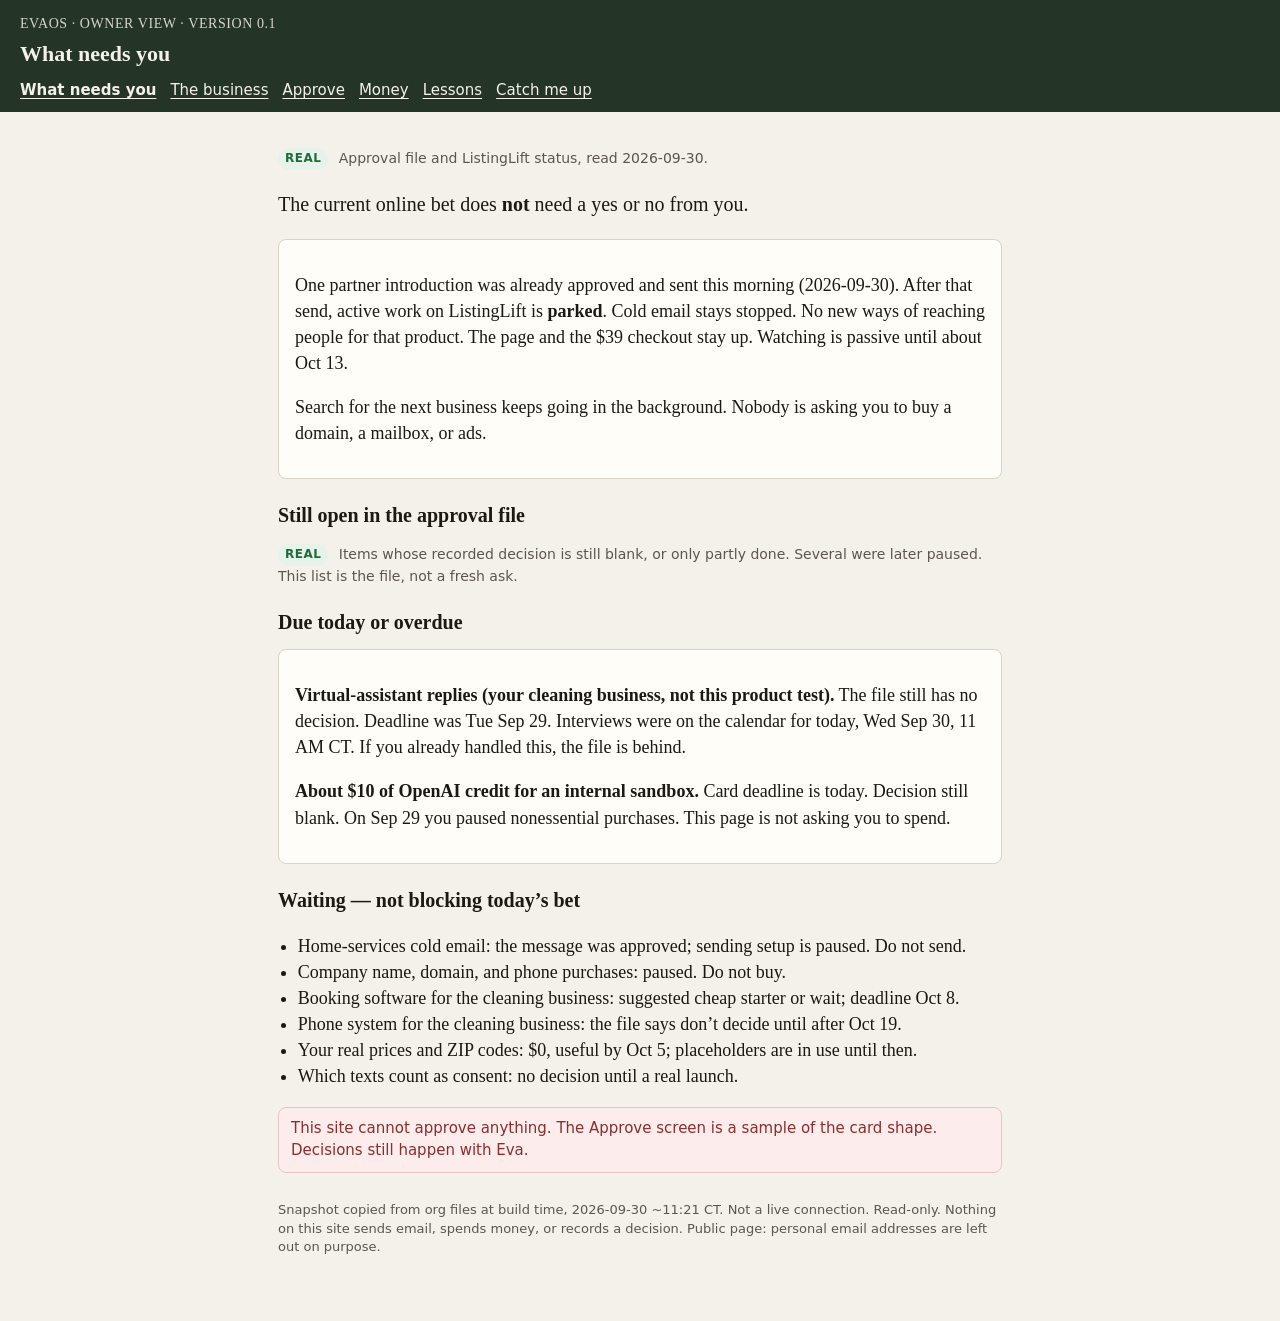
<file: index.html>
<!DOCTYPE html>
<html lang="en">
<head>
<meta charset="utf-8">
<meta name="viewport" content="width=device-width, initial-scale=1">
<title>What needs you · EvaOS 0.1</title>
<link rel="stylesheet" href="style.css">
</head>
<body>

<header class="top">
  <div class="brand">EvaOS · owner view · version 0.1</div>
  <h1>What needs you</h1>
  <nav>
    <a href="index.html" aria-current="page">What needs you</a>
    <a href="org.html">The business</a>
    <a href="approve.html">Approve</a>
    <a href="money.html">Money</a>
    <a href="learning.html">Lessons</a>
    <a href="catchup.html">Catch me up</a>
  </nav>
</header>

<main>

<p class="muted"><span class="badge real">REAL</span> Approval file and ListingLift status, read 2026-09-30.</p>
<p class="lede">The current online bet does <strong>not</strong> need a yes or no from you.</p>
<div class="card">
  <p>One partner introduction was already approved and sent this morning (2026-09-30). After that send, active work on ListingLift is <strong>parked</strong>. Cold email stays stopped. No new ways of reaching people for that product. The page and the $39 checkout stay up. Watching is passive until about Oct 13.</p>
  <p>Search for the next business keeps going in the background. Nobody is asking you to buy a domain, a mailbox, or ads.</p>
</div>

<h3>Still open in the approval file</h3>
<p class="muted"><span class="badge real">REAL</span> Items whose recorded decision is still blank, or only partly done. Several were later paused. This list is the file, not a fresh ask.</p>

<h3>Due today or overdue</h3>
<div class="card">
  <p><strong>Virtual-assistant replies (your cleaning business, not this product test).</strong> The file still has no decision. Deadline was Tue Sep 29. Interviews were on the calendar for today, Wed Sep 30, 11 AM CT. If you already handled this, the file is behind.</p>
  <p><strong>About $10 of OpenAI credit for an internal sandbox.</strong> Card deadline is today. Decision still blank. On Sep 29 you paused nonessential purchases. This page is not asking you to spend.</p>
</div>

<h3>Waiting — not blocking today’s bet</h3>
<ul class="plain">
  <li>Home-services cold email: the message was approved; sending setup is paused. Do not send.</li>
  <li>Company name, domain, and phone purchases: paused. Do not buy.</li>
  <li>Booking software for the cleaning business: suggested cheap starter or wait; deadline Oct 8.</li>
  <li>Phone system for the cleaning business: the file says don’t decide until after Oct 19.</li>
  <li>Your real prices and ZIP codes: $0, useful by Oct 5; placeholders are in use until then.</li>
  <li>Which texts count as consent: no decision until a real launch.</li>
</ul>
<div class="warn">This site cannot approve anything. The Approve screen is a sample of the card shape. Decisions still happen with Eva.</div>

<footer class="note">
Snapshot copied from org files at build time, 2026-09-30 ~11:21 CT. Not a live connection.
Read-only. Nothing on this site sends email, spends money, or records a decision.
Public page: personal email addresses are left out on purpose.
</footer>
</main>
</body>
</html>
</file>
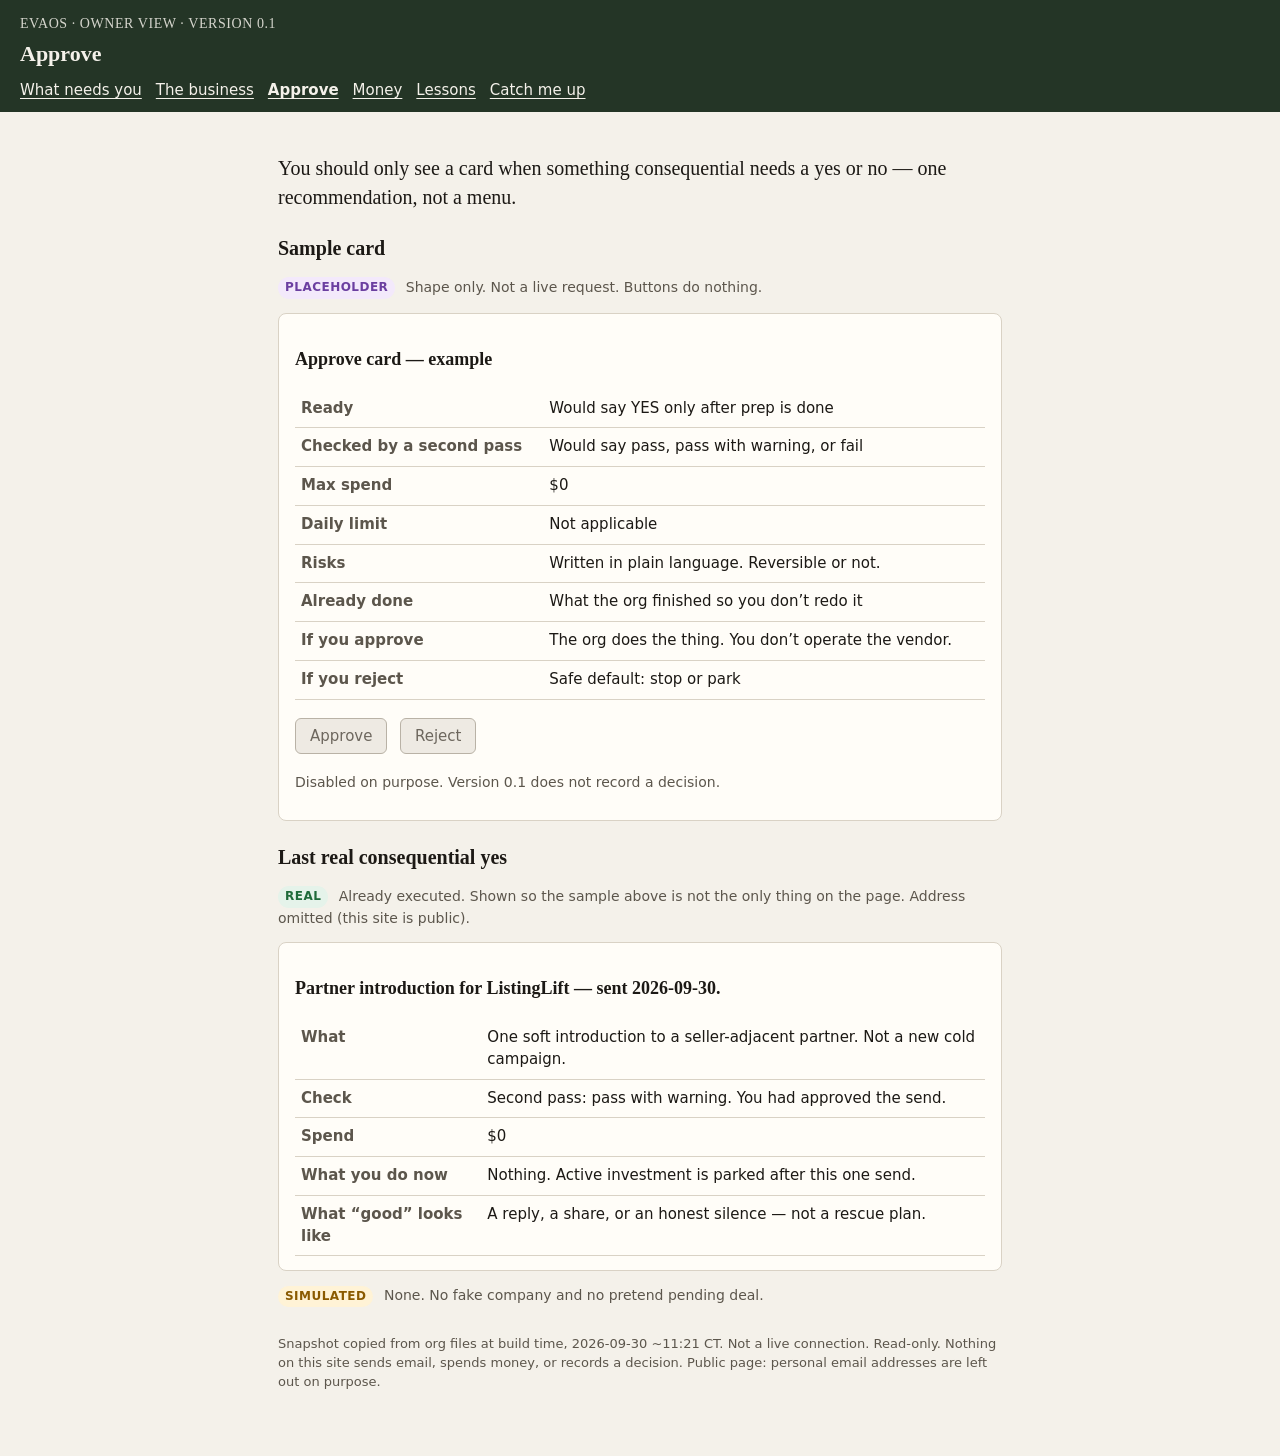
<file: approve.html>
<!DOCTYPE html>
<html lang="en">
<head>
<meta charset="utf-8">
<meta name="viewport" content="width=device-width, initial-scale=1">
<title>Approve · EvaOS 0.1</title>
<link rel="stylesheet" href="style.css">
</head>
<body>

<header class="top">
  <div class="brand">EvaOS · owner view · version 0.1</div>
  <h1>Approve</h1>
  <nav>
    <a href="index.html">What needs you</a>
    <a href="org.html">The business</a>
    <a href="approve.html" aria-current="page">Approve</a>
    <a href="money.html">Money</a>
    <a href="learning.html">Lessons</a>
    <a href="catchup.html">Catch me up</a>
  </nav>
</header>

<main>

<p class="lede">You should only see a card when something consequential needs a yes or no — one recommendation, not a menu.</p>

<h3>Sample card</h3>
<p class="muted"><span class="badge ph">PLACEHOLDER</span> Shape only. Not a live request. Buttons do nothing.</p>
<div class="card">
  <p><strong>Approve card — example</strong></p>
  <table>
    <tr><th>Ready</th><td>Would say YES only after prep is done</td></tr>
    <tr><th>Checked by a second pass</th><td>Would say pass, pass with warning, or fail</td></tr>
    <tr><th>Max spend</th><td>$0</td></tr>
    <tr><th>Daily limit</th><td>Not applicable</td></tr>
    <tr><th>Risks</th><td>Written in plain language. Reversible or not.</td></tr>
    <tr><th>Already done</th><td>What the org finished so you don’t redo it</td></tr>
    <tr><th>If you approve</th><td>The org does the thing. You don’t operate the vendor.</td></tr>
    <tr><th>If you reject</th><td>Safe default: stop or park</td></tr>
  </table>
  <p>
    <button type="button" disabled>Approve</button>
    <button type="button" disabled>Reject</button>
  </p>
  <p class="muted">Disabled on purpose. Version 0.1 does not record a decision.</p>
</div>

<h3>Last real consequential yes</h3>
<p class="muted"><span class="badge real">REAL</span> Already executed. Shown so the sample above is not the only thing on the page. Address omitted (this site is public).</p>
<div class="card">
  <p><strong>Partner introduction for ListingLift — sent 2026-09-30.</strong></p>
  <table>
    <tr><th>What</th><td>One soft introduction to a seller-adjacent partner. Not a new cold campaign.</td></tr>
    <tr><th>Check</th><td>Second pass: pass with warning. You had approved the send.</td></tr>
    <tr><th>Spend</th><td>$0</td></tr>
    <tr><th>What you do now</th><td>Nothing. Active investment is parked after this one send.</td></tr>
    <tr><th>What “good” looks like</th><td>A reply, a share, or an honest silence — not a rescue plan.</td></tr>
  </table>
</div>
<p class="muted"><span class="badge sim">SIMULATED</span> None. No fake company and no pretend pending deal.</p>

<footer class="note">
Snapshot copied from org files at build time, 2026-09-30 ~11:21 CT. Not a live connection.
Read-only. Nothing on this site sends email, spends money, or records a decision.
Public page: personal email addresses are left out on purpose.
</footer>
</main>
</body>
</html>
</file>
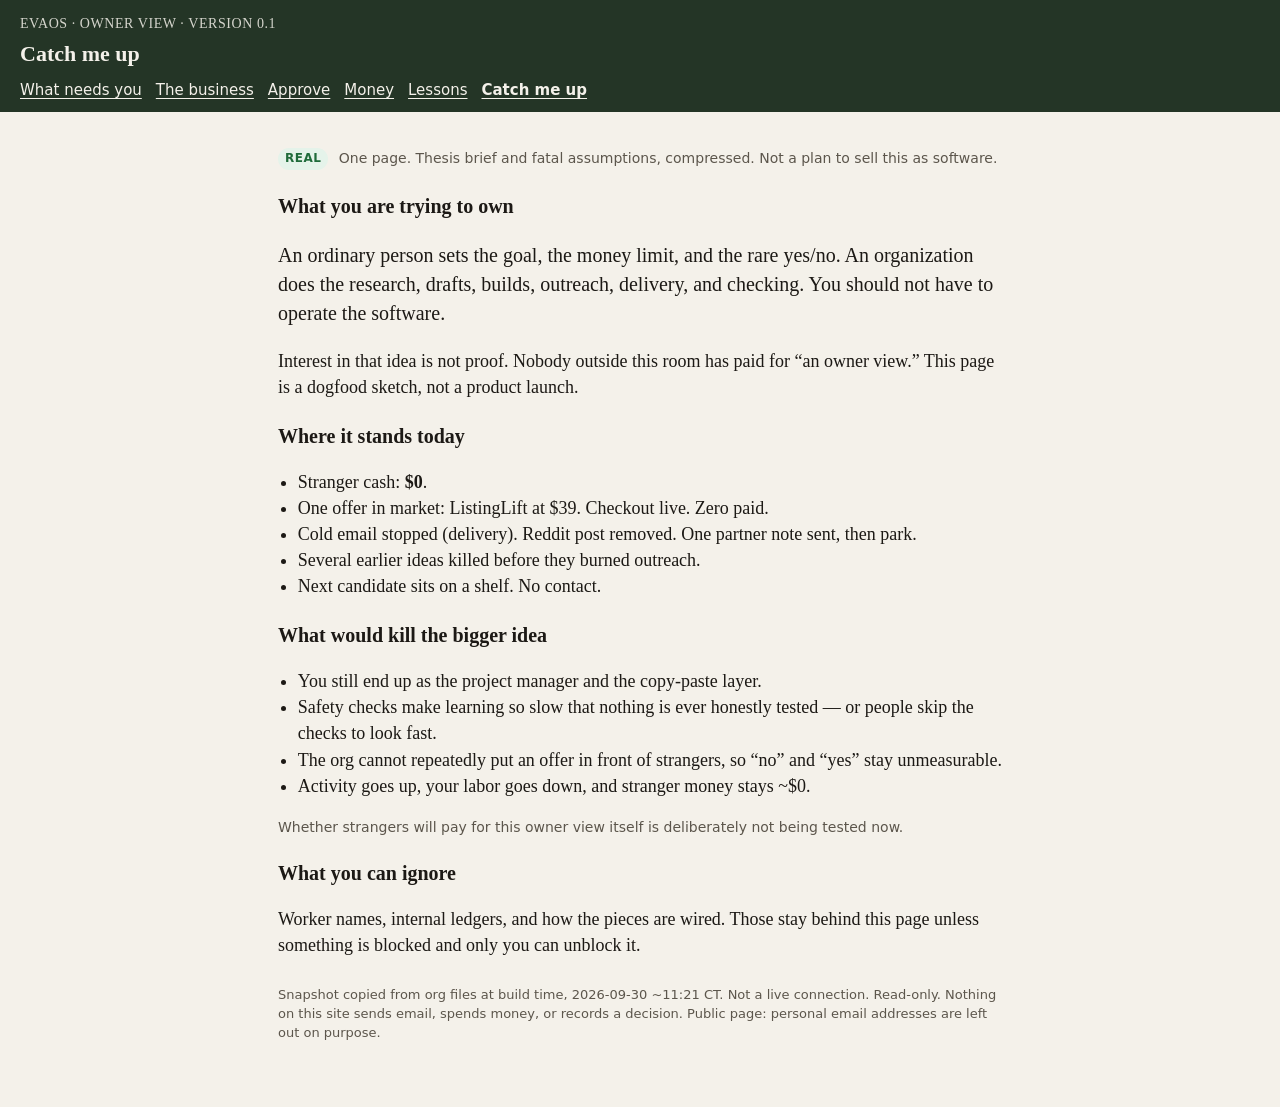
<file: catchup.html>
<!DOCTYPE html>
<html lang="en">
<head>
<meta charset="utf-8">
<meta name="viewport" content="width=device-width, initial-scale=1">
<title>Catch me up · EvaOS 0.1</title>
<link rel="stylesheet" href="style.css">
</head>
<body>

<header class="top">
  <div class="brand">EvaOS · owner view · version 0.1</div>
  <h1>Catch me up</h1>
  <nav>
    <a href="index.html">What needs you</a>
    <a href="org.html">The business</a>
    <a href="approve.html">Approve</a>
    <a href="money.html">Money</a>
    <a href="learning.html">Lessons</a>
    <a href="catchup.html" aria-current="page">Catch me up</a>
  </nav>
</header>

<main>

<p class="muted"><span class="badge real">REAL</span> One page. Thesis brief and fatal assumptions, compressed. Not a plan to sell this as software.</p>
<h3>What you are trying to own</h3>
<p class="lede">An ordinary person sets the goal, the money limit, and the rare yes/no. An organization does the research, drafts, builds, outreach, delivery, and checking. You should not have to operate the software.</p>
<p>Interest in that idea is not proof. Nobody outside this room has paid for “an owner view.” This page is a dogfood sketch, not a product launch.</p>

<h3>Where it stands today</h3>
<ul class="plain">
  <li>Stranger cash: <strong>$0</strong>.</li>
  <li>One offer in market: ListingLift at $39. Checkout live. Zero paid.</li>
  <li>Cold email stopped (delivery). Reddit post removed. One partner note sent, then park.</li>
  <li>Several earlier ideas killed before they burned outreach.</li>
  <li>Next candidate sits on a shelf. No contact.</li>
</ul>

<h3>What would kill the bigger idea</h3>
<ul class="plain">
  <li>You still end up as the project manager and the copy-paste layer.</li>
  <li>Safety checks make learning so slow that nothing is ever honestly tested — or people skip the checks to look fast.</li>
  <li>The org cannot repeatedly put an offer in front of strangers, so “no” and “yes” stay unmeasurable.</li>
  <li>Activity goes up, your labor goes down, and stranger money stays ~$0.</li>
</ul>
<p class="muted">Whether strangers will pay for this owner view itself is deliberately not being tested now.</p>

<h3>What you can ignore</h3>
<p>Worker names, internal ledgers, and how the pieces are wired. Those stay behind this page unless something is blocked and only you can unblock it.</p>

<footer class="note">
Snapshot copied from org files at build time, 2026-09-30 ~11:21 CT. Not a live connection.
Read-only. Nothing on this site sends email, spends money, or records a decision.
Public page: personal email addresses are left out on purpose.
</footer>
</main>
</body>
</html>
</file>
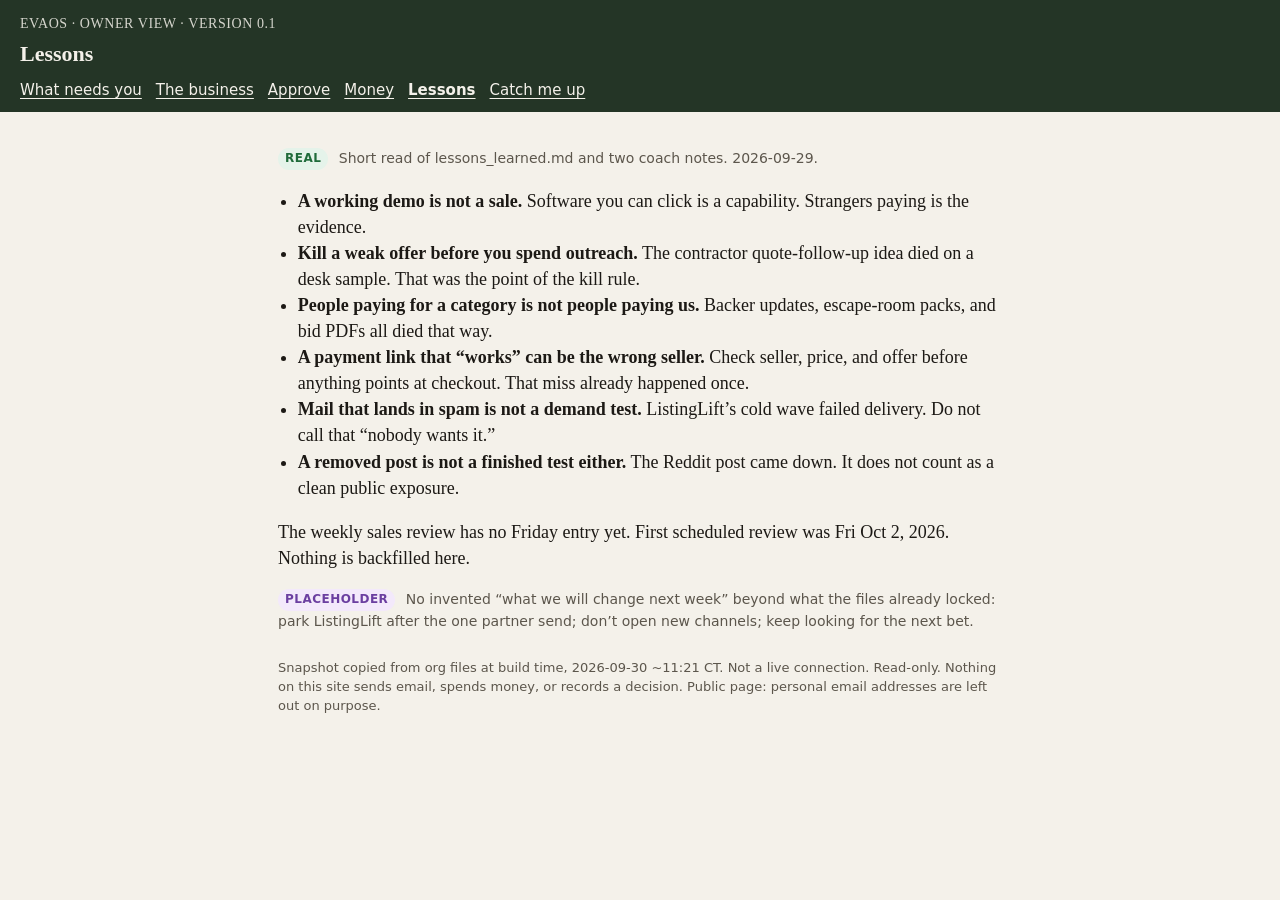
<file: learning.html>
<!DOCTYPE html>
<html lang="en">
<head>
<meta charset="utf-8">
<meta name="viewport" content="width=device-width, initial-scale=1">
<title>Lessons · EvaOS 0.1</title>
<link rel="stylesheet" href="style.css">
</head>
<body>

<header class="top">
  <div class="brand">EvaOS · owner view · version 0.1</div>
  <h1>Lessons</h1>
  <nav>
    <a href="index.html">What needs you</a>
    <a href="org.html">The business</a>
    <a href="approve.html">Approve</a>
    <a href="money.html">Money</a>
    <a href="learning.html" aria-current="page">Lessons</a>
    <a href="catchup.html">Catch me up</a>
  </nav>
</header>

<main>

<p class="muted"><span class="badge real">REAL</span> Short read of lessons_learned.md and two coach notes. 2026-09-29.</p>
<ul class="plain">
  <li><strong>A working demo is not a sale.</strong> Software you can click is a capability. Strangers paying is the evidence.</li>
  <li><strong>Kill a weak offer before you spend outreach.</strong> The contractor quote-follow-up idea died on a desk sample. That was the point of the kill rule.</li>
  <li><strong>People paying for a category is not people paying us.</strong> Backer updates, escape-room packs, and bid PDFs all died that way.</li>
  <li><strong>A payment link that “works” can be the wrong seller.</strong> Check seller, price, and offer before anything points at checkout. That miss already happened once.</li>
  <li><strong>Mail that lands in spam is not a demand test.</strong> ListingLift’s cold wave failed delivery. Do not call that “nobody wants it.”</li>
  <li><strong>A removed post is not a finished test either.</strong> The Reddit post came down. It does not count as a clean public exposure.</li>
</ul>
<p>The weekly sales review has no Friday entry yet. First scheduled review was Fri Oct 2, 2026. Nothing is backfilled here.</p>
<p class="muted"><span class="badge ph">PLACEHOLDER</span> No invented “what we will change next week” beyond what the files already locked: park ListingLift after the one partner send; don’t open new channels; keep looking for the next bet.</p>

<footer class="note">
Snapshot copied from org files at build time, 2026-09-30 ~11:21 CT. Not a live connection.
Read-only. Nothing on this site sends email, spends money, or records a decision.
Public page: personal email addresses are left out on purpose.
</footer>
</main>
</body>
</html>
</file>
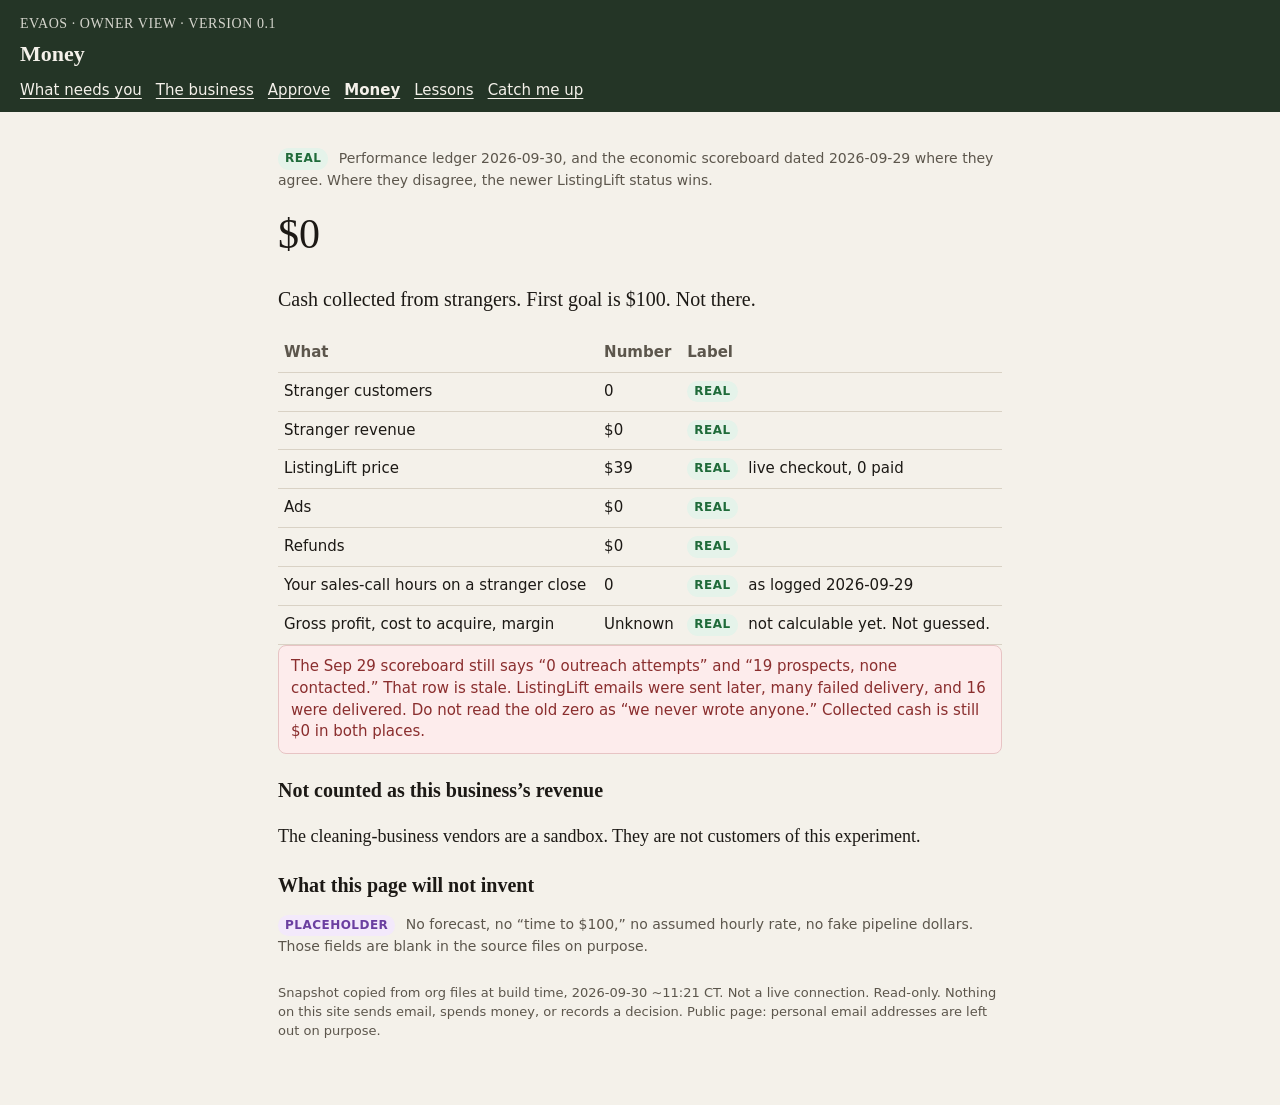
<file: money.html>
<!DOCTYPE html>
<html lang="en">
<head>
<meta charset="utf-8">
<meta name="viewport" content="width=device-width, initial-scale=1">
<title>Money · EvaOS 0.1</title>
<link rel="stylesheet" href="style.css">
</head>
<body>

<header class="top">
  <div class="brand">EvaOS · owner view · version 0.1</div>
  <h1>Money</h1>
  <nav>
    <a href="index.html">What needs you</a>
    <a href="org.html">The business</a>
    <a href="approve.html">Approve</a>
    <a href="money.html" aria-current="page">Money</a>
    <a href="learning.html">Lessons</a>
    <a href="catchup.html">Catch me up</a>
  </nav>
</header>

<main>

<p class="muted"><span class="badge real">REAL</span> Performance ledger 2026-09-30, and the economic scoreboard dated 2026-09-29 where they agree. Where they disagree, the newer ListingLift status wins.</p>
<p class="big">$0</p>
<p class="lede">Cash collected from strangers. First goal is $100. Not there.</p>

<table>
  <tr><th>What</th><th>Number</th><th>Label</th></tr>
  <tr><td>Stranger customers</td><td>0</td><td><span class="badge real">REAL</span></td></tr>
  <tr><td>Stranger revenue</td><td>$0</td><td><span class="badge real">REAL</span></td></tr>
  <tr><td>ListingLift price</td><td>$39</td><td><span class="badge real">REAL</span> live checkout, 0 paid</td></tr>
  <tr><td>Ads</td><td>$0</td><td><span class="badge real">REAL</span></td></tr>
  <tr><td>Refunds</td><td>$0</td><td><span class="badge real">REAL</span></td></tr>
  <tr><td>Your sales-call hours on a stranger close</td><td>0</td><td><span class="badge real">REAL</span> as logged 2026-09-29</td></tr>
  <tr><td>Gross profit, cost to acquire, margin</td><td>Unknown</td><td><span class="badge real">REAL</span> not calculable yet. Not guessed.</td></tr>
</table>

<div class="warn">The Sep 29 scoreboard still says “0 outreach attempts” and “19 prospects, none contacted.” That row is stale. ListingLift emails were sent later, many failed delivery, and 16 were delivered. Do not read the old zero as “we never wrote anyone.” Collected cash is still $0 in both places.</div>

<h3>Not counted as this business’s revenue</h3>
<p>The cleaning-business vendors are a sandbox. They are not customers of this experiment.</p>

<h3>What this page will not invent</h3>
<p class="muted"><span class="badge ph">PLACEHOLDER</span> No forecast, no “time to $100,” no assumed hourly rate, no fake pipeline dollars. Those fields are blank in the source files on purpose.</p>

<footer class="note">
Snapshot copied from org files at build time, 2026-09-30 ~11:21 CT. Not a live connection.
Read-only. Nothing on this site sends email, spends money, or records a decision.
Public page: personal email addresses are left out on purpose.
</footer>
</main>
</body>
</html>
</file>
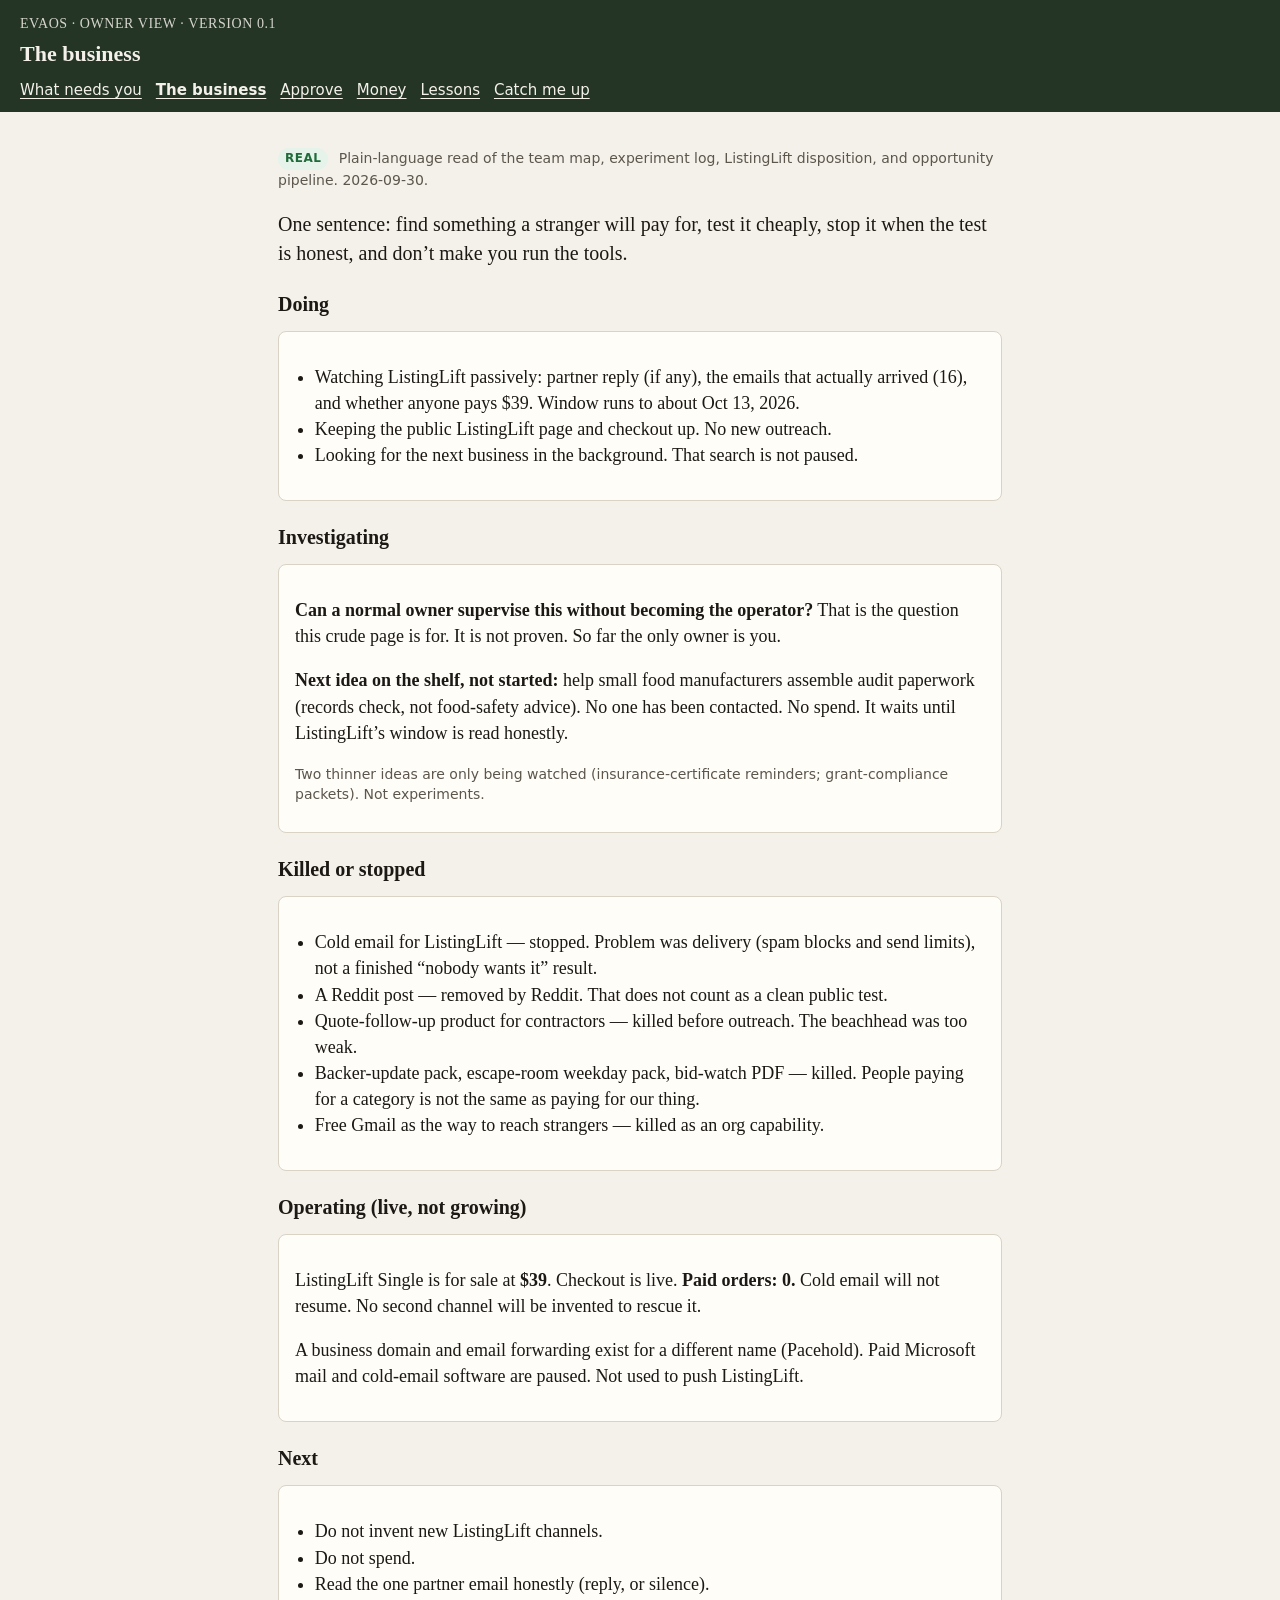
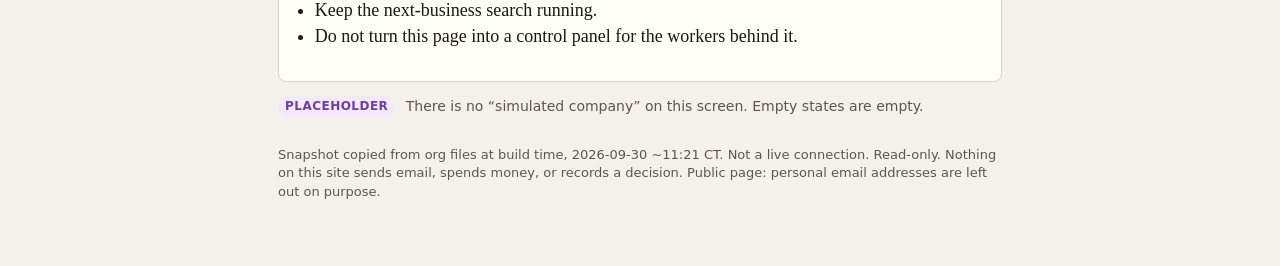
<file: org.html>
<!DOCTYPE html>
<html lang="en">
<head>
<meta charset="utf-8">
<meta name="viewport" content="width=device-width, initial-scale=1">
<title>The business · EvaOS 0.1</title>
<link rel="stylesheet" href="style.css">
</head>
<body>

<header class="top">
  <div class="brand">EvaOS · owner view · version 0.1</div>
  <h1>The business</h1>
  <nav>
    <a href="index.html">What needs you</a>
    <a href="org.html" aria-current="page">The business</a>
    <a href="approve.html">Approve</a>
    <a href="money.html">Money</a>
    <a href="learning.html">Lessons</a>
    <a href="catchup.html">Catch me up</a>
  </nav>
</header>

<main>

<p class="muted"><span class="badge real">REAL</span> Plain-language read of the team map, experiment log, ListingLift disposition, and opportunity pipeline. 2026-09-30.</p>
<p class="lede">One sentence: find something a stranger will pay for, test it cheaply, stop it when the test is honest, and don’t make you run the tools.</p>

<h3>Doing</h3>
<div class="card">
  <ul class="plain">
    <li>Watching ListingLift passively: partner reply (if any), the emails that actually arrived (16), and whether anyone pays $39. Window runs to about Oct 13, 2026.</li>
    <li>Keeping the public ListingLift page and checkout up. No new outreach.</li>
    <li>Looking for the next business in the background. That search is not paused.</li>
  </ul>
</div>

<h3>Investigating</h3>
<div class="card">
  <p><strong>Can a normal owner supervise this without becoming the operator?</strong> That is the question this crude page is for. It is not proven. So far the only owner is you.</p>
  <p><strong>Next idea on the shelf, not started:</strong> help small food manufacturers assemble audit paperwork (records check, not food-safety advice). No one has been contacted. No spend. It waits until ListingLift’s window is read honestly.</p>
  <p class="muted">Two thinner ideas are only being watched (insurance-certificate reminders; grant-compliance packets). Not experiments.</p>
</div>

<h3>Killed or stopped</h3>
<div class="card">
  <ul class="plain">
    <li>Cold email for ListingLift — stopped. Problem was delivery (spam blocks and send limits), not a finished “nobody wants it” result.</li>
    <li>A Reddit post — removed by Reddit. That does not count as a clean public test.</li>
    <li>Quote-follow-up product for contractors — killed before outreach. The beachhead was too weak.</li>
    <li>Backer-update pack, escape-room weekday pack, bid-watch PDF — killed. People paying for a category is not the same as paying for our thing.</li>
    <li>Free Gmail as the way to reach strangers — killed as an org capability.</li>
  </ul>
</div>

<h3>Operating (live, not growing)</h3>
<div class="card">
  <p>ListingLift Single is for sale at <strong>$39</strong>. Checkout is live. <strong>Paid orders: 0.</strong> Cold email will not resume. No second channel will be invented to rescue it.</p>
  <p>A business domain and email forwarding exist for a different name (Pacehold). Paid Microsoft mail and cold-email software are paused. Not used to push ListingLift.</p>
</div>

<h3>Next</h3>
<div class="card">
  <ul class="plain">
    <li>Do not invent new ListingLift channels.</li>
    <li>Do not spend.</li>
    <li>Read the one partner email honestly (reply, or silence).</li>
    <li>Keep the next-business search running.</li>
    <li>Do not turn this page into a control panel for the workers behind it.</li>
  </ul>
</div>
<p class="muted"><span class="badge ph">PLACEHOLDER</span> There is no “simulated company” on this screen. Empty states are empty.</p>

<footer class="note">
Snapshot copied from org files at build time, 2026-09-30 ~11:21 CT. Not a live connection.
Read-only. Nothing on this site sends email, spends money, or records a decision.
Public page: personal email addresses are left out on purpose.
</footer>
</main>
</body>
</html>
</file>
<file: style.css>
:root {
  --bg: #f4f1ea;
  --ink: #1c1915;
  --muted: #5c564c;
  --line: #d9d2c5;
  --card: #fffdf8;
  --real: #1f6b3a;
  --real-bg: #e5f3ea;
  --sim: #8a5a00;
  --sim-bg: #fff3d6;
  --ph: #6b3fa0;
  --ph-bg: #f3e9fb;
  --warn: #8a2e2e;
  --warn-bg: #fdeCEC;
  --accent: #243526;
}
* { box-sizing: border-box; }
body {
  margin: 0;
  font: 18px/1.45 Georgia, "Iowan Old Style", Palatino, serif;
  color: var(--ink);
  background: var(--bg);
}
header.top {
  background: var(--accent);
  color: #f4f1ea;
  padding: 14px 20px 10px;
}
header.top a { color: #f4f1ea; }
.brand { font-size: 14px; letter-spacing: 0.04em; text-transform: uppercase; opacity: 0.85; }
header.top h1 { font-size: 22px; margin: 4px 0 10px; font-weight: 600; }
nav { display: flex; flex-wrap: wrap; gap: 8px 14px; font-family: system-ui, sans-serif; font-size: 15px; }
nav a { color: #f4f1ea; text-underline-offset: 3px; }
nav a[aria-current="page"] { font-weight: 700; }
main { max-width: 760px; margin: 0 auto; padding: 22px 18px 64px; }
h2 { font-size: 28px; line-height: 1.2; margin: 0 0 8px; }
h3 { font-size: 20px; margin: 22px 0 6px; }
p, li { color: var(--ink); }
.lede { font-size: 20px; }
.muted { color: var(--muted); font-family: system-ui, sans-serif; font-size: 14px; }
.card {
  background: var(--card);
  border: 1px solid var(--line);
  border-radius: 8px;
  padding: 14px 16px;
  margin: 12px 0;
}
ul.plain { padding-left: 1.1em; }
.badge {
  display: inline-block;
  font-family: system-ui, sans-serif;
  font-size: 12px;
  font-weight: 700;
  letter-spacing: 0.04em;
  padding: 2px 7px;
  border-radius: 999px;
  vertical-align: middle;
  margin-right: 6px;
}
.real { background: var(--real-bg); color: var(--real); }
.sim { background: var(--sim-bg); color: var(--sim); }
.ph { background: var(--ph-bg); color: var(--ph); }
.warn {
  background: #fdecec;
  color: var(--warn);
  border: 1px solid #e7c4c4;
  padding: 10px 12px;
  border-radius: 8px;
  font-family: system-ui, sans-serif;
  font-size: 15px;
}
table { width: 100%; border-collapse: collapse; font-family: system-ui, sans-serif; font-size: 15px; }
th, td { text-align: left; padding: 8px 6px; border-bottom: 1px solid var(--line); vertical-align: top; }
th { color: var(--muted); font-weight: 600; }
.big { font-size: 42px; margin: 0; font-variant-numeric: tabular-nums; }
button[disabled], .fake-btn {
  font: 15px system-ui, sans-serif;
  padding: 8px 14px;
  margin-right: 8px;
  border-radius: 6px;
  border: 1px solid #b9b2a6;
  background: #eeeae3;
  color: #6d675e;
}
footer.note {
  margin-top: 28px;
  font-family: system-ui, sans-serif;
  font-size: 13px;
  color: var(--muted);
}
</file>
